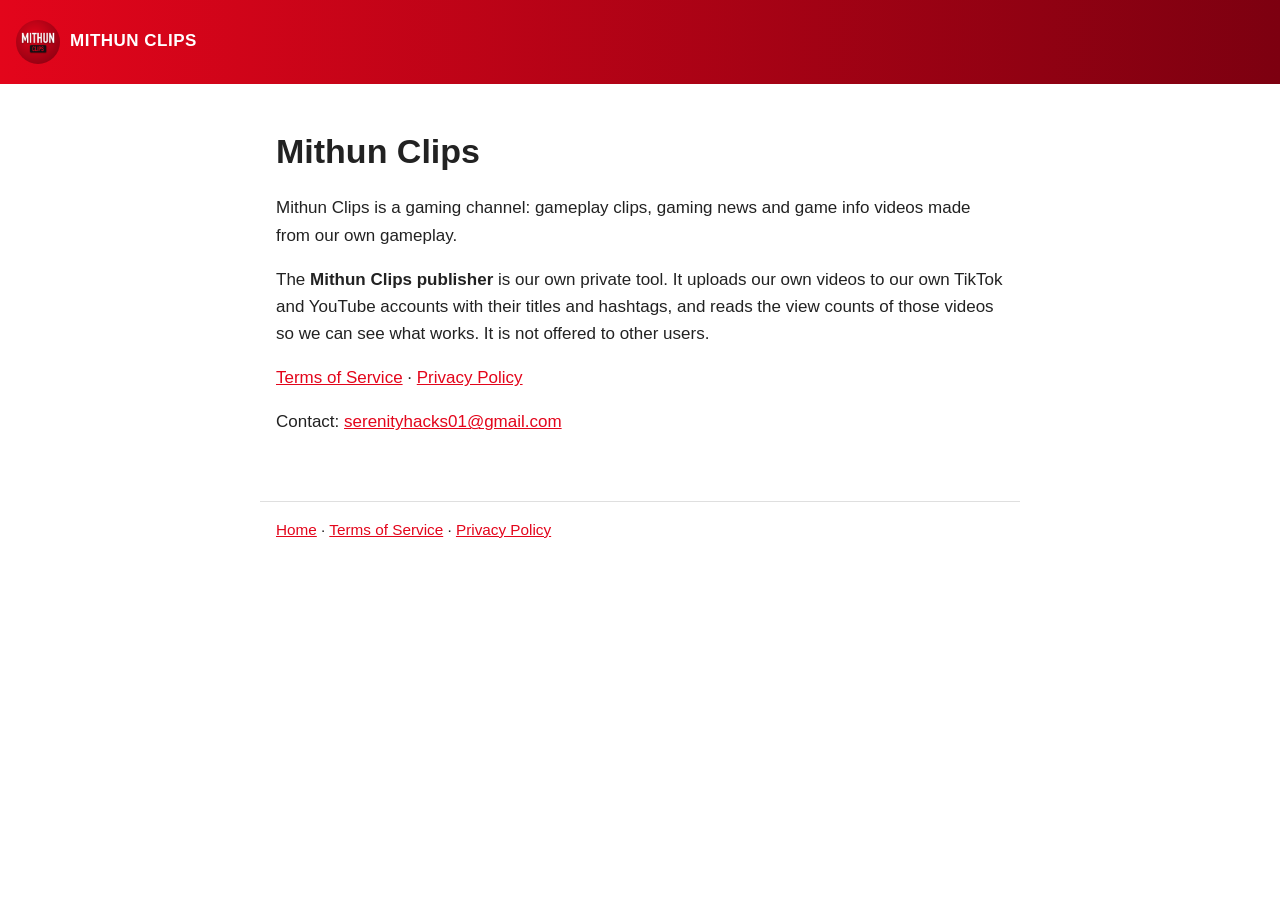
<file: index.html>
<!doctype html><html lang="en"><head><meta charset="utf-8"><meta name="viewport" content="width=device-width, initial-scale=1"><link rel="stylesheet" href="style.css"><title>Mithun Clips</title></head><body><header><a href="index.html"><img src="logo.png" alt="">MITHUN CLIPS</a></header><main>
<h1>Mithun Clips</h1>
<p>Mithun Clips is a gaming channel: gameplay clips, gaming news and game info videos made from our own gameplay.</p>
<p>The <strong>Mithun Clips publisher</strong> is our own private tool. It uploads our own videos to our own TikTok and YouTube accounts with their titles and hashtags, and reads the view counts of those videos so we can see what works. It is not offered to other users.</p>
<p><a href="terms.html">Terms of Service</a> · <a href="privacy.html">Privacy Policy</a></p>
<p>Contact: <a href="mailto:serenityhacks01@gmail.com">serenityhacks01@gmail.com</a></p>
</main><footer><a href="index.html">Home</a> · <a href="terms.html">Terms of Service</a> · <a href="privacy.html">Privacy Policy</a></footer></body></html>
</file>
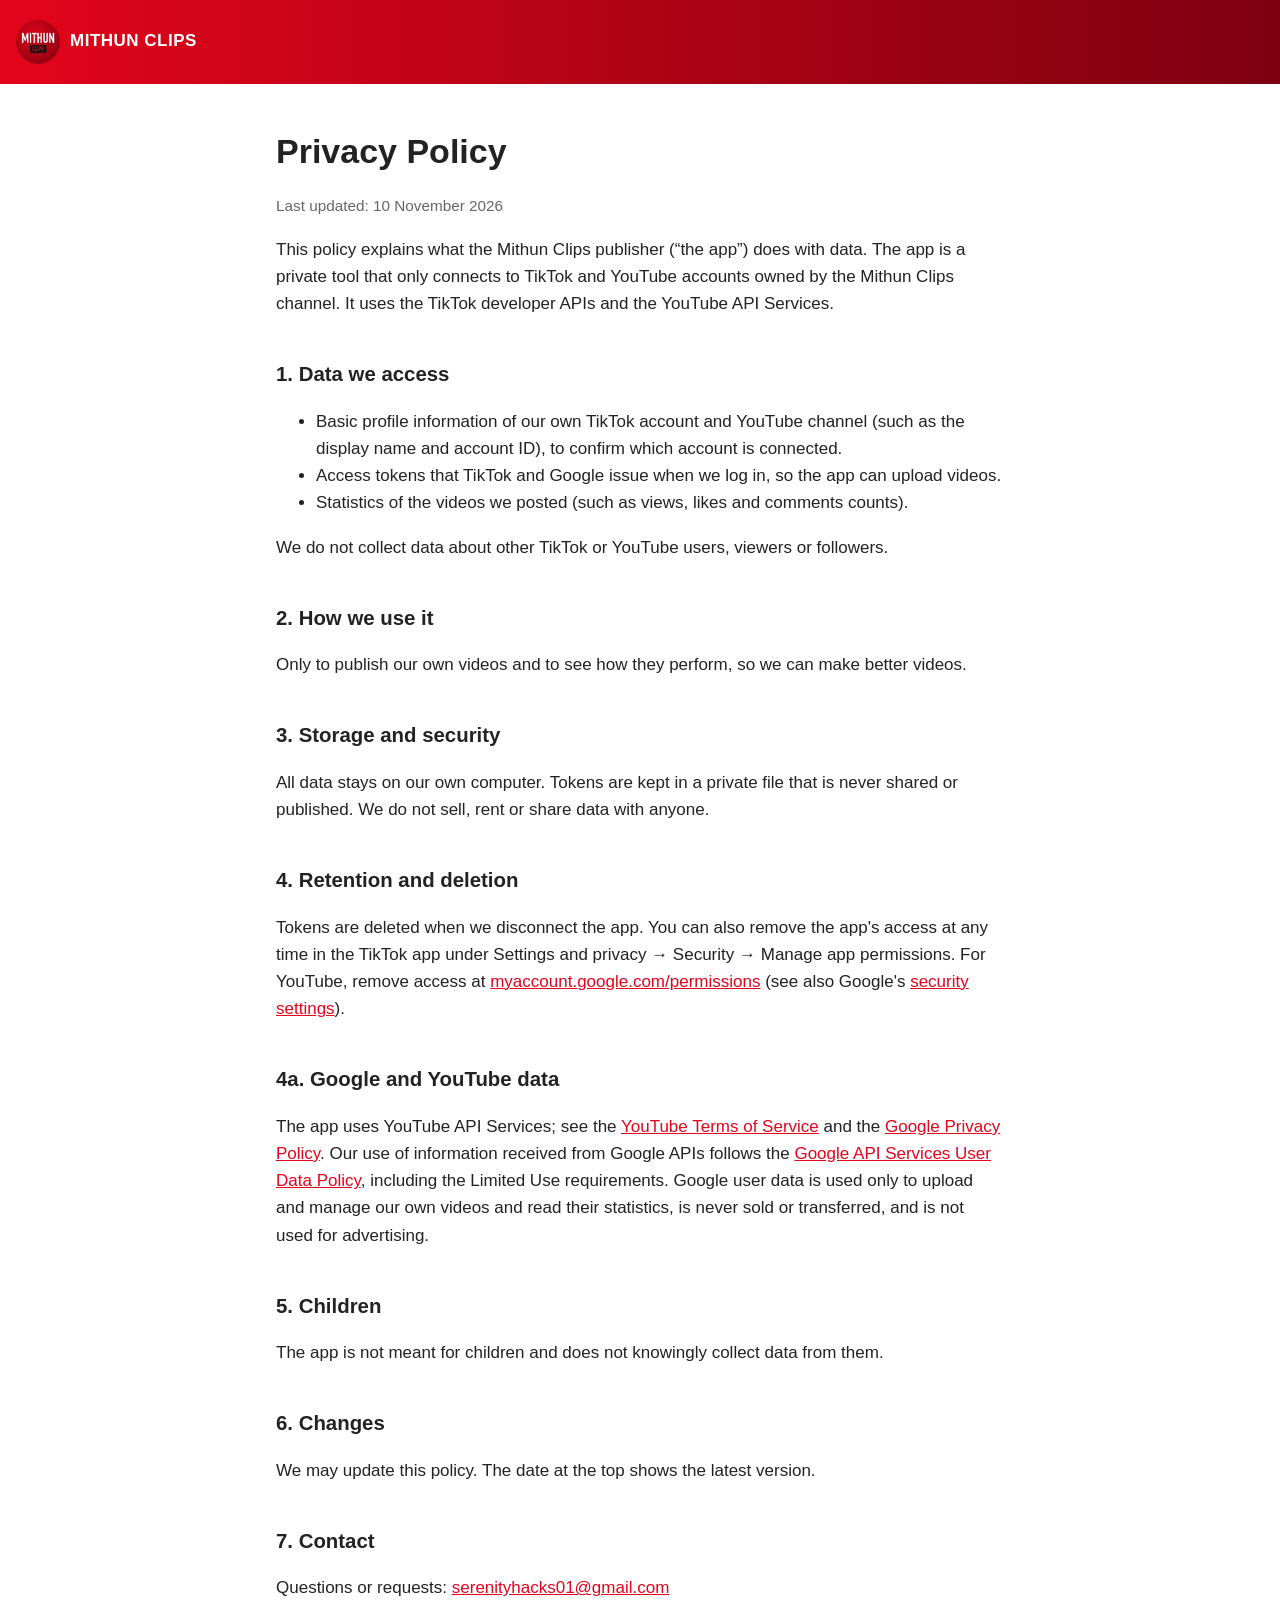
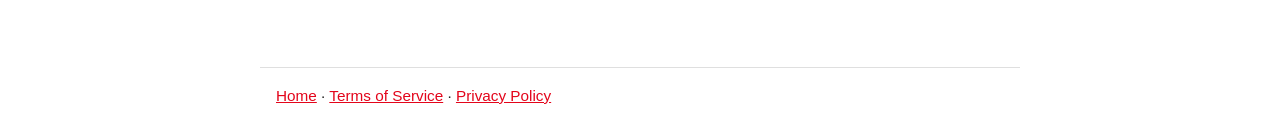
<file: privacy.html>
<!doctype html><html lang="en"><head><meta charset="utf-8"><meta name="viewport" content="width=device-width, initial-scale=1"><link rel="stylesheet" href="style.css"><title>Privacy Policy</title></head><body><header><a href="index.html"><img src="logo.png" alt="">MITHUN CLIPS</a></header><main>
<h1>Privacy Policy</h1>
<p class="muted">Last updated: 10 November 2026</p>
<p>This policy explains what the Mithun Clips publisher (“the app”) does with data. The app is a private tool that only connects to TikTok and YouTube accounts owned by the Mithun Clips channel. It uses the TikTok developer APIs and the YouTube API Services.</p>
<h2>1. Data we access</h2>
<ul>
<li>Basic profile information of our own TikTok account and YouTube channel (such as the display name and account ID), to confirm which account is connected.</li>
<li>Access tokens that TikTok and Google issue when we log in, so the app can upload videos.</li>
<li>Statistics of the videos we posted (such as views, likes and comments counts).</li>
</ul>
<p>We do not collect data about other TikTok or YouTube users, viewers or followers.</p>
<h2>2. How we use it</h2>
<p>Only to publish our own videos and to see how they perform, so we can make better videos.</p>
<h2>3. Storage and security</h2>
<p>All data stays on our own computer. Tokens are kept in a private file that is never shared or published. We do not sell, rent or share data with anyone.</p>
<h2>4. Retention and deletion</h2>
<p>Tokens are deleted when we disconnect the app. You can also remove the app's access at any time in the TikTok app under Settings and privacy → Security → Manage app permissions. For YouTube, remove access at <a href="https://myaccount.google.com/permissions">myaccount.google.com/permissions</a> (see also Google's <a href="https://security.google.com/settings/security/permissions">security settings</a>).</p>
<h2>4a. Google and YouTube data</h2>
<p>The app uses YouTube API Services; see the <a href="https://www.youtube.com/t/terms">YouTube Terms of Service</a> and the <a href="https://policies.google.com/privacy">Google Privacy Policy</a>. Our use of information received from Google APIs follows the <a href="https://developers.google.com/terms/api-services-user-data-policy">Google API Services User Data Policy</a>, including the Limited Use requirements. Google user data is used only to upload and manage our own videos and read their statistics, is never sold or transferred, and is not used for advertising.</p>
<h2>5. Children</h2>
<p>The app is not meant for children and does not knowingly collect data from them.</p>
<h2>6. Changes</h2>
<p>We may update this policy. The date at the top shows the latest version.</p>
<h2>7. Contact</h2>
<p>Questions or requests: <a href="mailto:serenityhacks01@gmail.com">serenityhacks01@gmail.com</a></p>
</main><footer><a href="index.html">Home</a> · <a href="terms.html">Terms of Service</a> · <a href="privacy.html">Privacy Policy</a></footer></body></html>
</file>
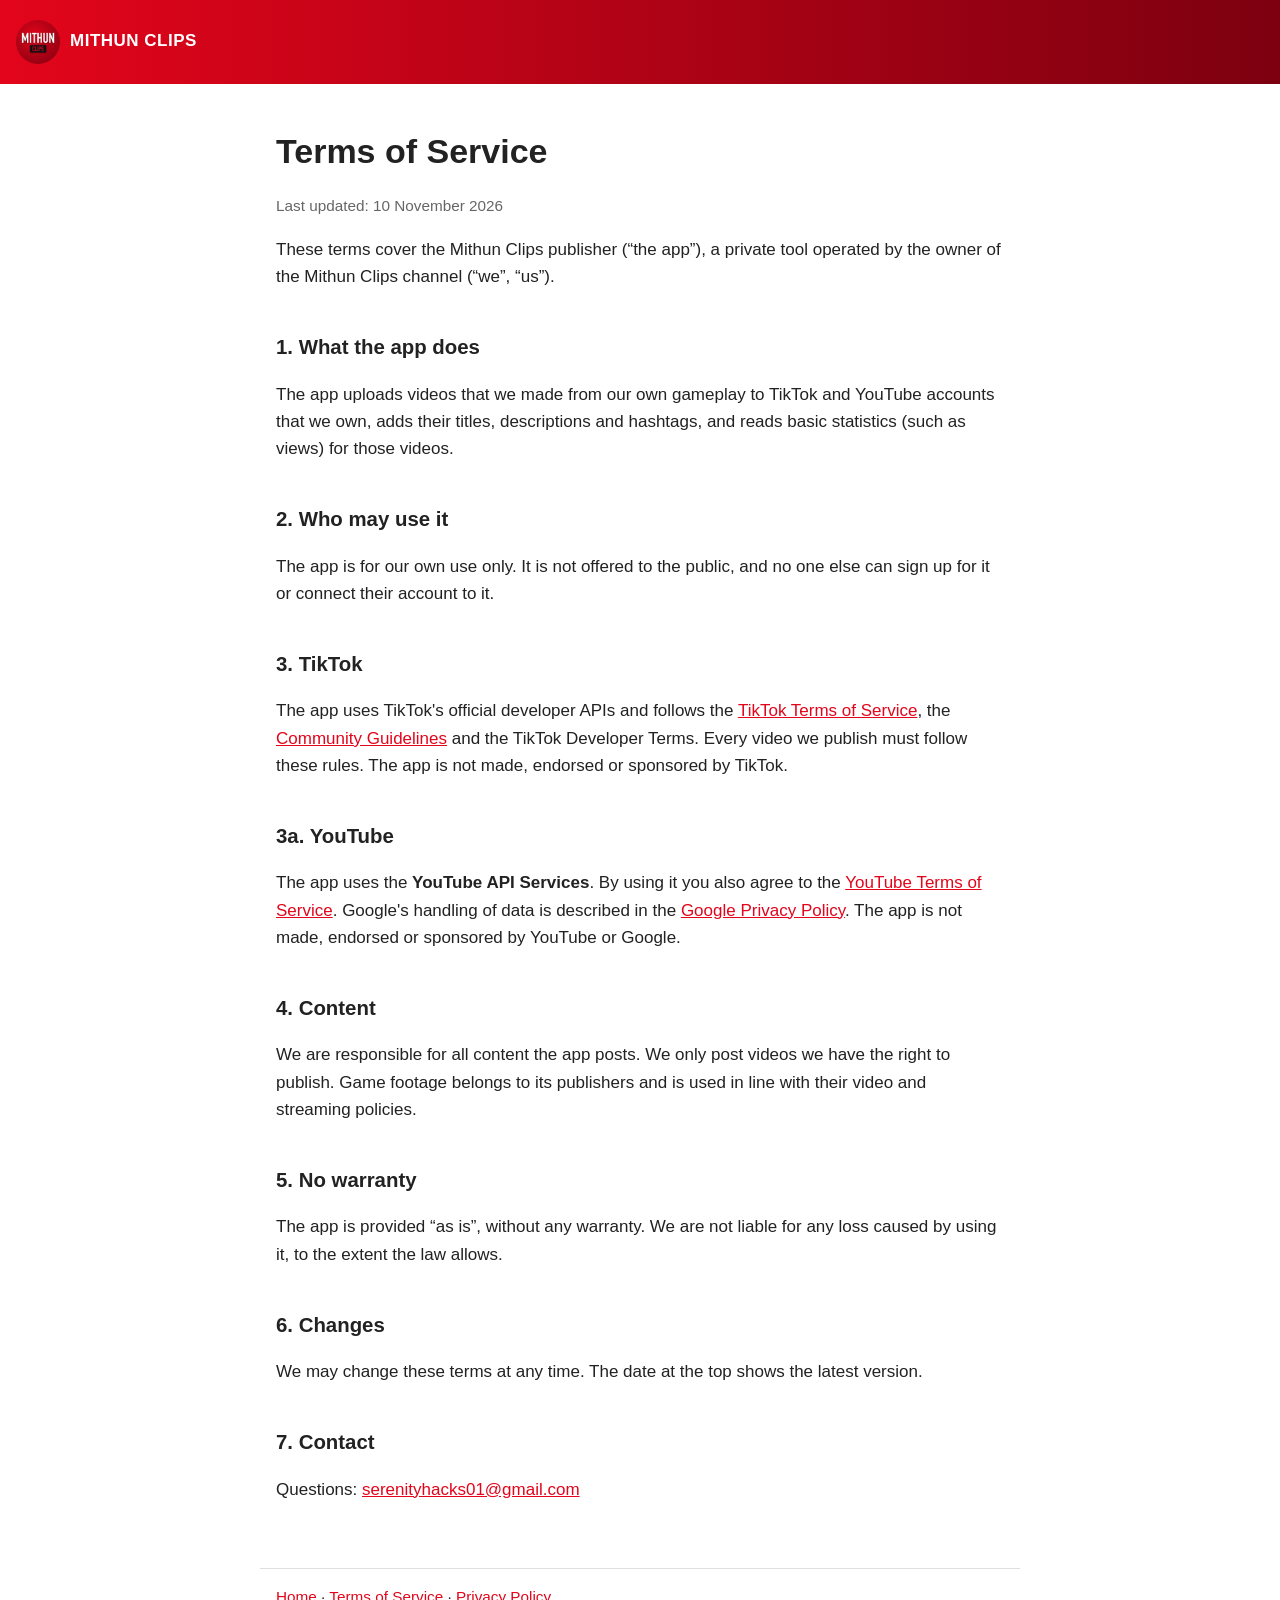
<file: terms.html>
<!doctype html><html lang="en"><head><meta charset="utf-8"><meta name="viewport" content="width=device-width, initial-scale=1"><link rel="stylesheet" href="style.css"><title>Terms of Service</title></head><body><header><a href="index.html"><img src="logo.png" alt="">MITHUN CLIPS</a></header><main>
<h1>Terms of Service</h1>
<p class="muted">Last updated: 10 November 2026</p>
<p>These terms cover the Mithun Clips publisher (“the app”), a private tool operated by the owner of the Mithun Clips channel (“we”, “us”).</p>
<h2>1. What the app does</h2>
<p>The app uploads videos that we made from our own gameplay to TikTok and YouTube accounts that we own, adds their titles, descriptions and hashtags, and reads basic statistics (such as views) for those videos.</p>
<h2>2. Who may use it</h2>
<p>The app is for our own use only. It is not offered to the public, and no one else can sign up for it or connect their account to it.</p>
<h2>3. TikTok</h2>
<p>The app uses TikTok's official developer APIs and follows the <a href="https://www.tiktok.com/legal/terms-of-service">TikTok Terms of Service</a>, the <a href="https://www.tiktok.com/community-guidelines">Community Guidelines</a> and the TikTok Developer Terms. Every video we publish must follow these rules. The app is not made, endorsed or sponsored by TikTok.</p>
<h2>3a. YouTube</h2>
<p>The app uses the <strong>YouTube API Services</strong>. By using it you also agree to the <a href="https://www.youtube.com/t/terms">YouTube Terms of Service</a>. Google's handling of data is described in the <a href="https://policies.google.com/privacy">Google Privacy Policy</a>. The app is not made, endorsed or sponsored by YouTube or Google.</p>
<h2>4. Content</h2>
<p>We are responsible for all content the app posts. We only post videos we have the right to publish. Game footage belongs to its publishers and is used in line with their video and streaming policies.</p>
<h2>5. No warranty</h2>
<p>The app is provided “as is”, without any warranty. We are not liable for any loss caused by using it, to the extent the law allows.</p>
<h2>6. Changes</h2>
<p>We may change these terms at any time. The date at the top shows the latest version.</p>
<h2>7. Contact</h2>
<p>Questions: <a href="mailto:serenityhacks01@gmail.com">serenityhacks01@gmail.com</a></p>
</main><footer><a href="index.html">Home</a> · <a href="terms.html">Terms of Service</a> · <a href="privacy.html">Privacy Policy</a></footer></body></html>
</file>
<file: style.css>
:root { --red: #E3051B; --dark: #111114; --text: #222; --muted: #666; --bg: #fff; }
@media (prefers-color-scheme: dark) { :root { --text: #eee; --muted: #aaa; --bg: #111114; } }
* { box-sizing: border-box; }
body { margin: 0; font: 17px/1.6 -apple-system, BlinkMacSystemFont, "Segoe UI", Arial, sans-serif; color: var(--text); background: var(--bg); }
header { background: linear-gradient(90deg, #E3051B, #7D0010); color: #fff; padding: 20px 16px; }
header a { color: #fff; text-decoration: none; font-weight: 800; letter-spacing: .5px; }
header img { width: 44px; height: 44px; border-radius: 50%; vertical-align: middle; margin-right: 10px; }
main { max-width: 760px; margin: 0 auto; padding: 24px 16px 48px; }
h1 { line-height: 1.2; } h2 { margin-top: 2em; font-size: 1.2em; }
a { color: var(--red); } .muted { color: var(--muted); font-size: .9em; }
footer { max-width: 760px; margin: 0 auto; padding: 16px; border-top: 1px solid #8884; font-size: .9em; }
</file>
